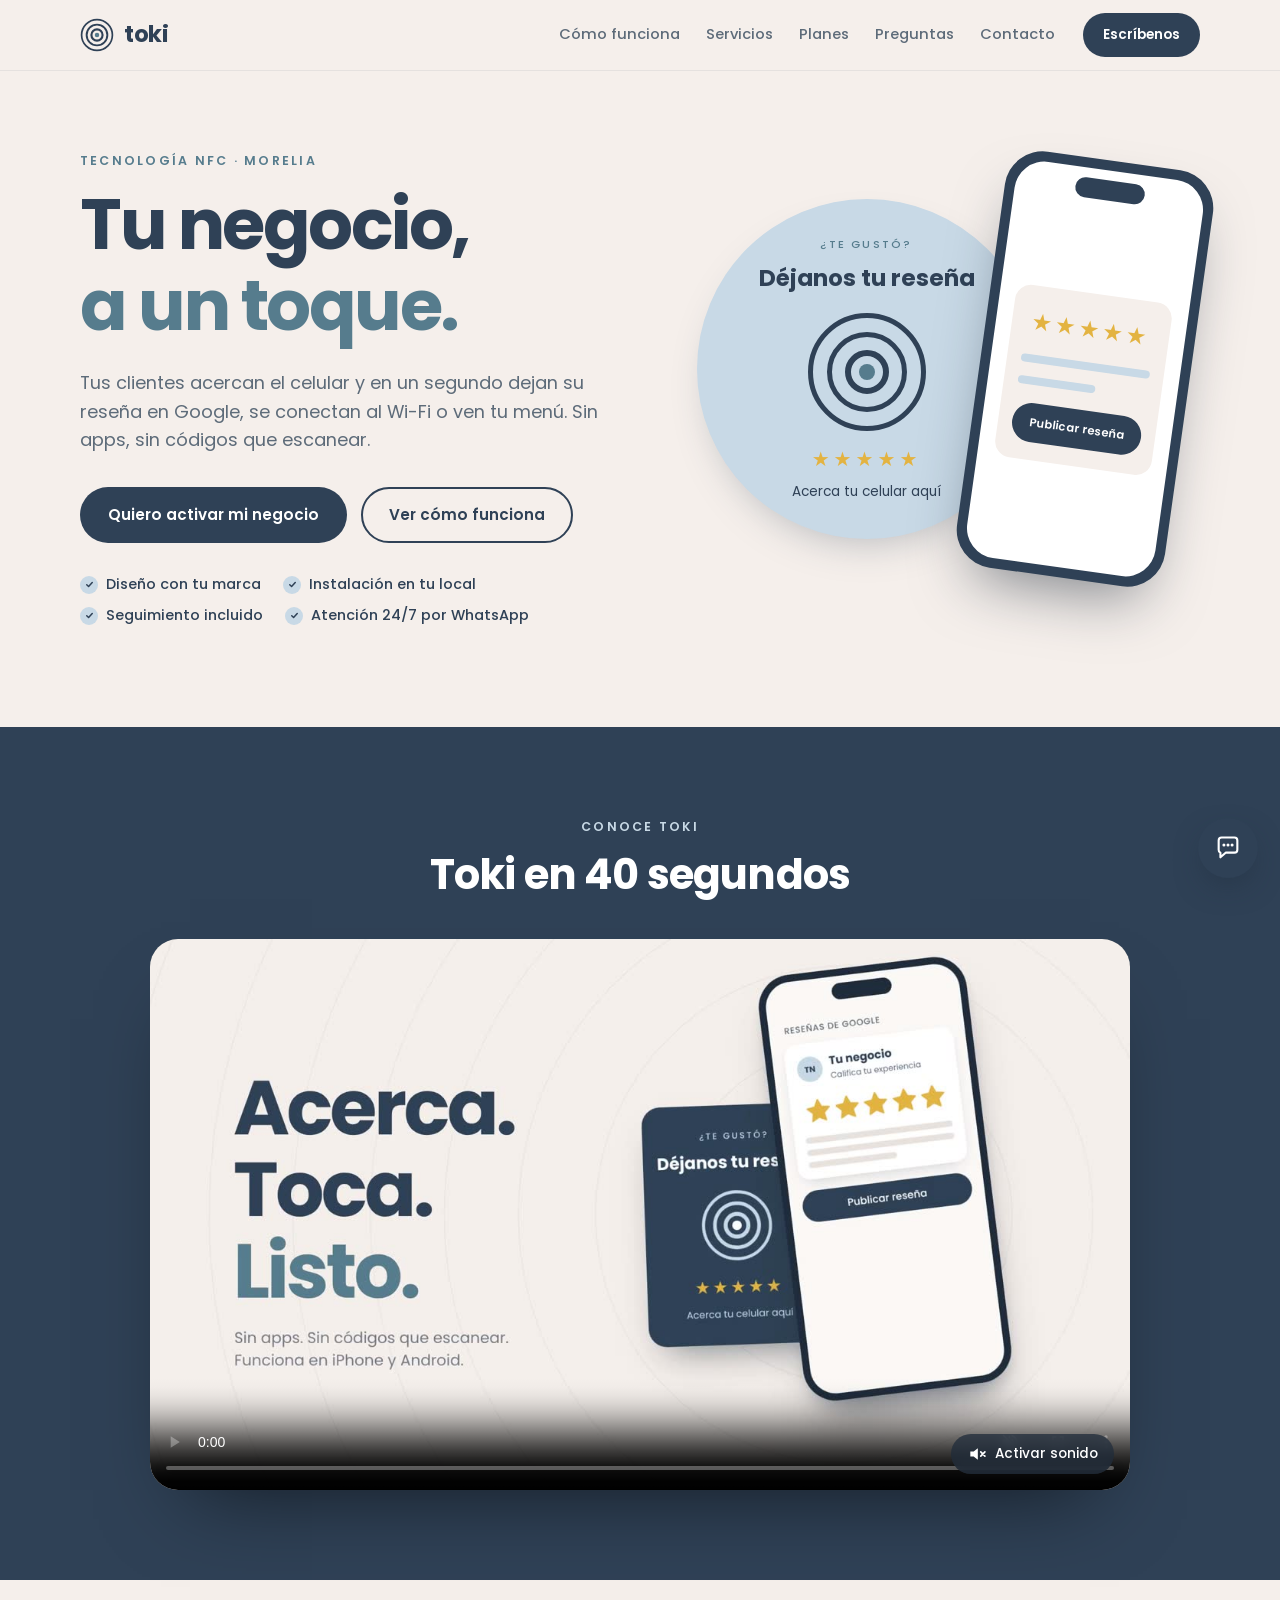
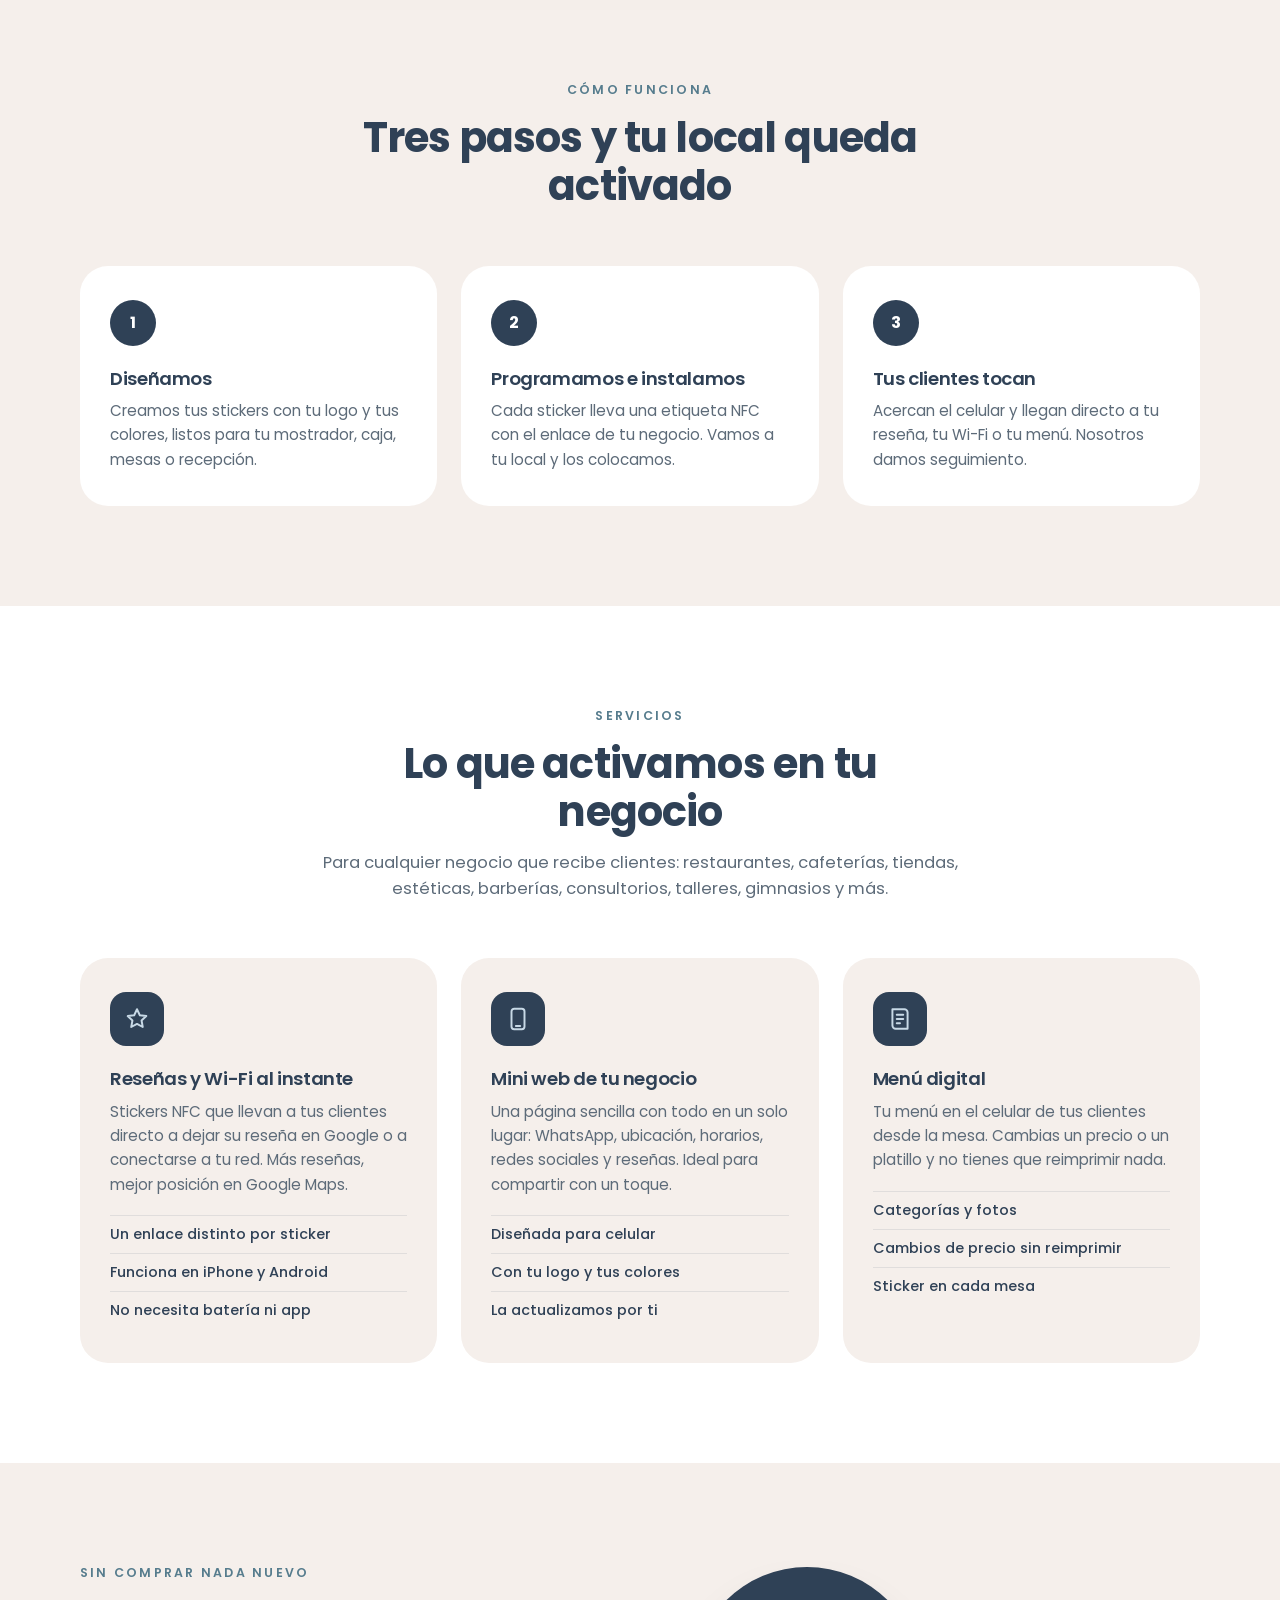
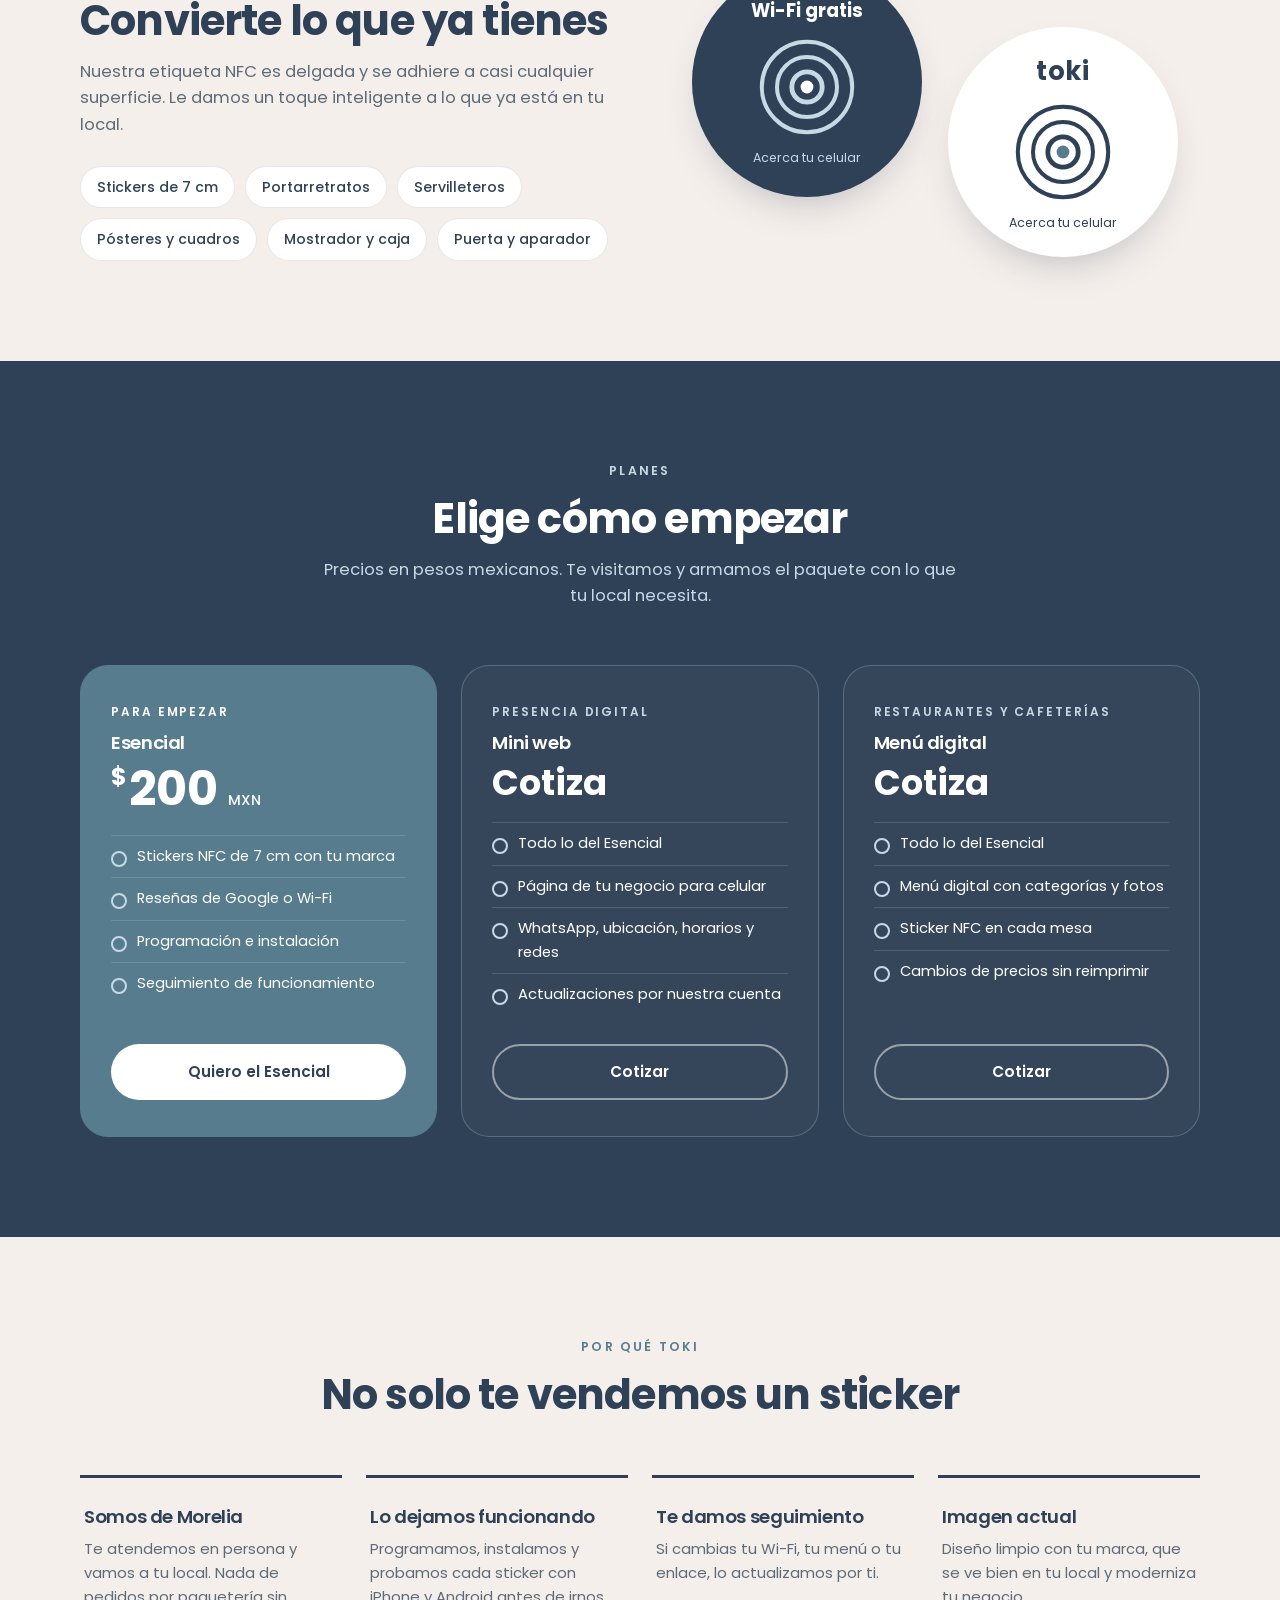
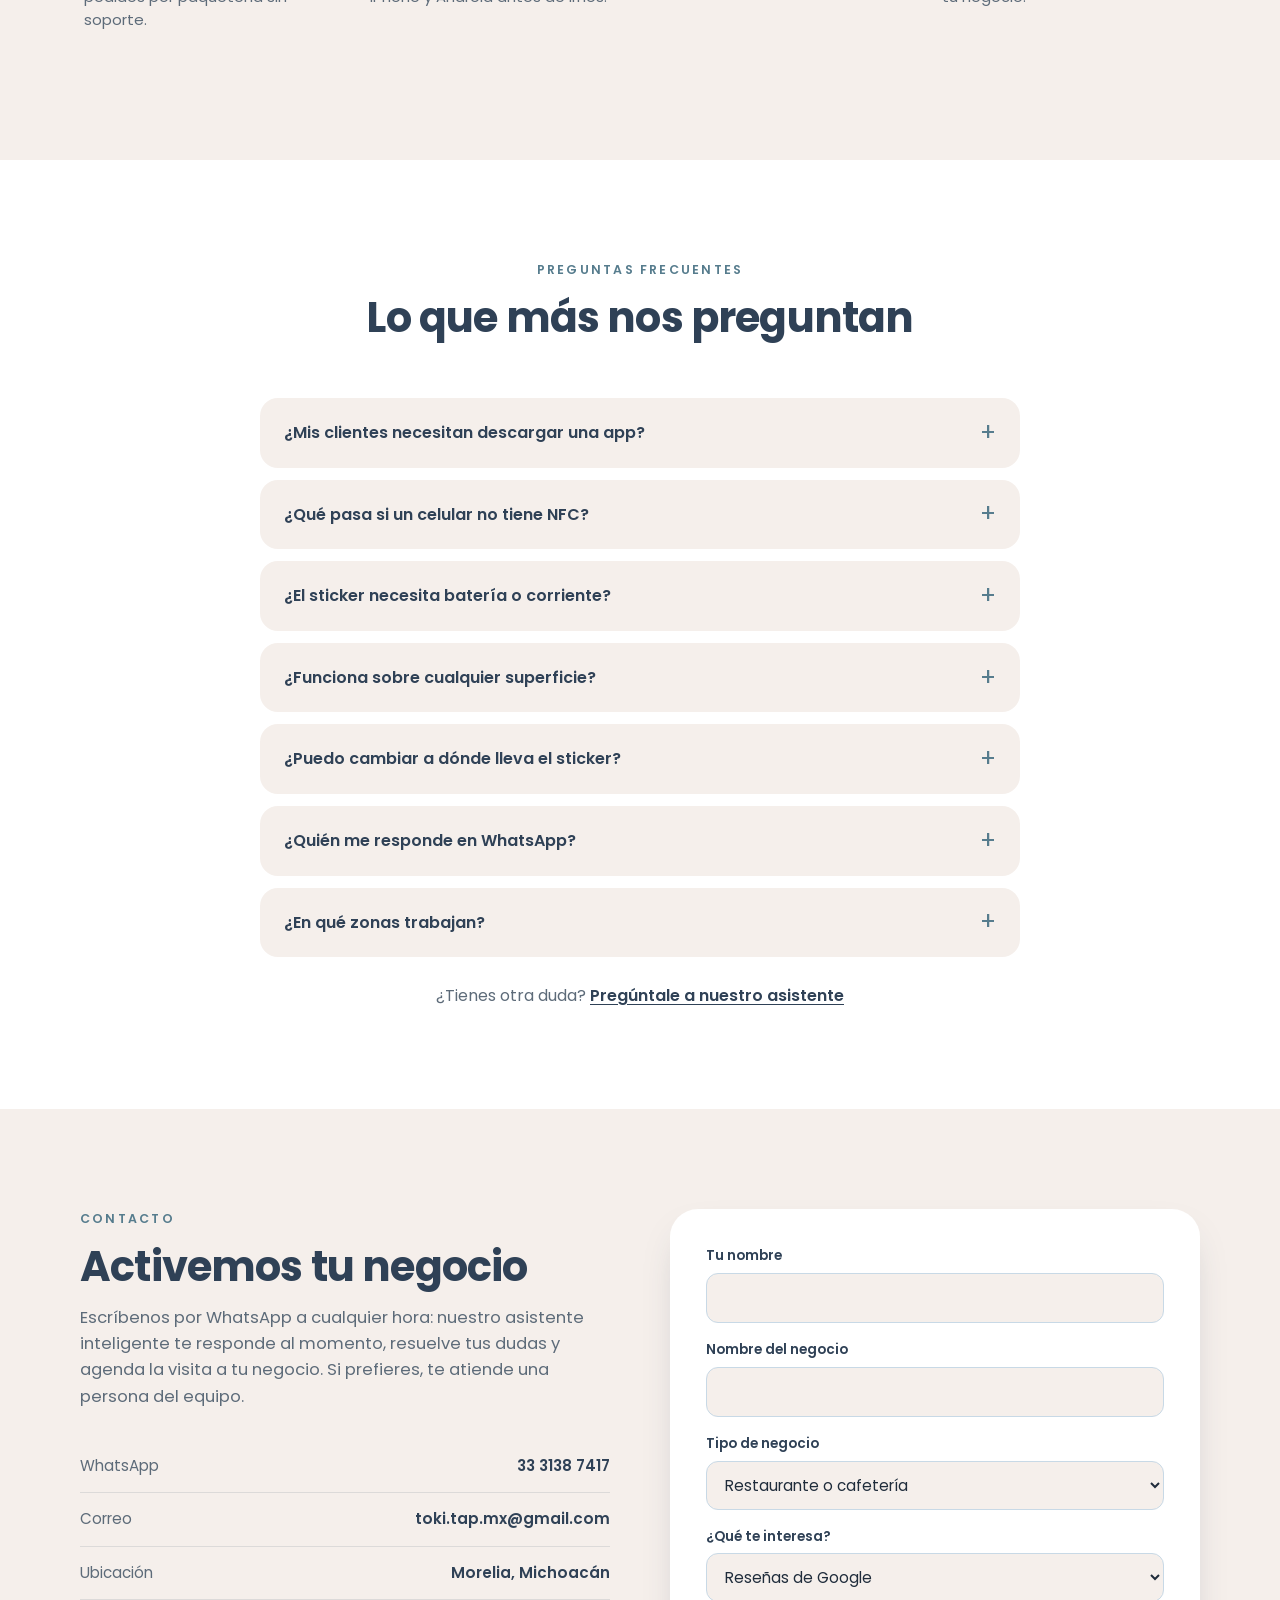
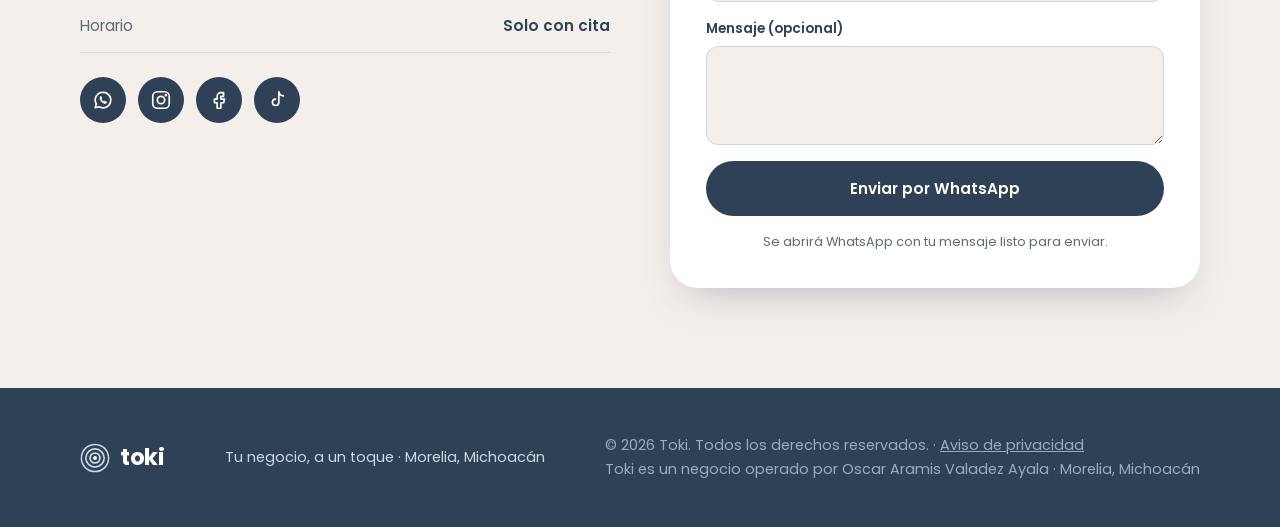
<file: index.html>
<!DOCTYPE html>
<html lang="es-MX">
<head>
  <meta charset="UTF-8">
  <meta name="viewport" content="width=device-width, initial-scale=1">
  <title>Toki · Tu negocio, a un toque | Stickers NFC en Morelia</title>
  <meta name="description" content="Stickers NFC para todo tipo de negocio en Morelia: reseñas de Google, Wi-Fi, menú digital y más con solo acercar el celular. Diseño, programación e instalación incluidos.">
  <meta property="og:title" content="Toki · Tu negocio, a un toque">
  <meta property="og:description" content="Reseñas, Wi-Fi y menú digital con solo acercar el celular. Stickers NFC instalados en tu negocio en Morelia.">
  <meta property="og:type" content="website">
  <meta property="og:locale" content="es_MX">
  <meta name="theme-color" content="#2F4156">
  <meta name="google-site-verification" content="7wC1eqb8WJnPdMG0aR58me7hlrSbKygEDwPPiJxOcuM" />
  <meta name="facebook-domain-verification" content="p0b81dbgirlg0vbhwqy72jxhwb7fym" />
  <link rel="canonical" href="https://tokitap.github.io/">
  <meta property="og:url" content="https://tokitap.github.io/">
  <script type="application/ld+json">
  {
    "@context": "https://schema.org",
    "@type": "LocalBusiness",
    "name": "Toki",
    "alternateName": "Toki Tap",
    "description": "Stickers NFC para negocios en Morelia: reseñas de Google, Wi-Fi, menú digital y más con solo acercar el celular.",
    "url": "https://tokitap.github.io/",
    "telephone": "+52 33 3138 7417",
    "email": "toki.tap.mx@gmail.com",
    "areaServed": { "@type": "City", "name": "Morelia, Michoacán" },
    "sameAs": [
      "https://instagram.com/tokitap.mx",
      "https://www.facebook.com/profile.php?id=61596904683000",
      "https://tiktok.com/@tokitap.mx"
    ]
  }
  </script>
  <link rel="icon" href="favicon.svg" type="image/svg+xml">
  <link rel="preconnect" href="https://fonts.googleapis.com">
  <link rel="preconnect" href="https://fonts.gstatic.com" crossorigin>
  <link href="https://fonts.googleapis.com/css2?family=Poppins:wght@300;400;500;600;700&display=swap" rel="stylesheet">
  <link rel="stylesheet" href="css/styles.css">
</head>
<body>

<header class="nav">
  <div class="wrap nav__in">
    <a href="#inicio" class="brand" aria-label="Toki, inicio">
      <img src="assets/logo.svg" alt="" width="34" height="34">
      <span>toki</span>
    </a>
    <nav class="nav__links" id="menu">
      <a href="#como-funciona">Cómo funciona</a>
      <a href="#servicios">Servicios</a>
      <a href="#planes">Planes</a>
      <a href="#preguntas">Preguntas</a>
      <a href="#contacto">Contacto</a>
    </nav>
    <a class="btn btn--sm btn--dark js-wa" href="#contacto">Escríbenos</a>
    <button class="nav__toggle" aria-label="Abrir menú" aria-expanded="false" aria-controls="menu"><span></span><span></span></button>
  </div>
</header>

<main>
  <!-- HERO -->
  <section class="hero" id="inicio">
    <div class="wrap hero__in">
      <div class="hero__copy">
        <p class="eyebrow">Tecnología NFC · Morelia</p>
        <h1>Tu negocio,<br><span>a un toque.</span></h1>
        <p class="lead">Tus clientes acercan el celular y en un segundo dejan su reseña en Google, se conectan al Wi-Fi o ven tu menú. Sin apps, sin códigos que escanear.</p>
        <div class="hero__cta">
          <a class="btn btn--dark js-wa" href="#contacto">Quiero activar mi negocio</a>
          <a class="btn btn--ghost" href="#como-funciona">Ver cómo funciona</a>
        </div>
        <ul class="ticks">
          <li>Diseño con tu marca</li>
          <li>Instalación en tu local</li>
          <li>Seguimiento incluido</li>
          <li>Atención 24/7 por WhatsApp</li>
        </ul>
      </div>
      <div class="hero__art" aria-hidden="true">
        <div class="sticker sticker--hero">
          <small>¿TE GUSTÓ?</small>
          <strong>Déjanos tu reseña</strong>
          <div class="radar"><i></i><i></i><i></i><b></b></div>
          <em>★★★★★</em>
          <span>Acerca tu celular aquí</span>
        </div>
        <div class="phone">
          <div class="phone__screen">
            <div class="phone__notch"></div>
            <div class="phone__card">
              <div class="phone__stars">★★★★★</div>
              <div class="phone__line"></div>
              <div class="phone__line phone__line--short"></div>
              <div class="phone__btn">Publicar reseña</div>
            </div>
          </div>
        </div>
        <div class="pulse"><i></i><i></i><i></i></div>
      </div>
    </div>
  </section>

  <!-- VIDEO -->
  <section class="section section--navy video-sec" id="video">
    <div class="wrap">
      <header class="sec-head">
        <p class="eyebrow eyebrow--light">Conoce Toki</p>
        <h2>Toki en 40 segundos</h2>
      </header>
      <div class="vid">
        <video class="vid__el" muted loop playsinline preload="metadata" poster="assets/video/toki-intro-poster.jpg" aria-label="Video de presentación de Toki: qué hacemos y cómo funciona">
          <source src="assets/video/toki-intro.mp4" type="video/mp4">
        </video>
        <button class="vid__sound" type="button" aria-pressed="false">
          <svg viewBox="0 0 24 24" aria-hidden="true"><path d="M4 9v6h4l5 4V5L8 9z"/><path class="vid__x" d="M16.5 9.5l5 5M21.5 9.5l-5 5"/><path class="vid__w" d="M16 8.5a5 5 0 010 7M18.5 6a8.5 8.5 0 010 12"/></svg>
          <span>Activar sonido</span>
        </button>
      </div>
    </div>
  </section>

  <!-- CÓMO FUNCIONA -->
  <section class="section" id="como-funciona">
    <div class="wrap">
      <header class="sec-head">
        <p class="eyebrow">Cómo funciona</p>
        <h2>Tres pasos y tu local queda activado</h2>
      </header>
      <ol class="steps">
        <li class="step">
          <span class="step__n">1</span>
          <h3>Diseñamos</h3>
          <p>Creamos tus stickers con tu logo y tus colores, listos para tu mostrador, caja, mesas o recepción.</p>
        </li>
        <li class="step">
          <span class="step__n">2</span>
          <h3>Programamos e instalamos</h3>
          <p>Cada sticker lleva una etiqueta NFC con el enlace de tu negocio. Vamos a tu local y los colocamos.</p>
        </li>
        <li class="step">
          <span class="step__n">3</span>
          <h3>Tus clientes tocan</h3>
          <p>Acercan el celular y llegan directo a tu reseña, tu Wi-Fi o tu menú. Nosotros damos seguimiento.</p>
        </li>
      </ol>
    </div>
  </section>

  <!-- SERVICIOS -->
  <section class="section section--tint" id="servicios">
    <div class="wrap">
      <header class="sec-head">
        <p class="eyebrow">Servicios</p>
        <h2>Lo que activamos en tu negocio</h2>
        <p class="sec-sub">Para cualquier negocio que recibe clientes: restaurantes, cafeterías, tiendas, estéticas, barberías, consultorios, talleres, gimnasios y más.</p>
      </header>
      <div class="cards">
        <article class="card">
          <div class="card__icon">
            <svg viewBox="0 0 24 24"><path d="M12 3l2.6 5.5 6 .8-4.4 4.1 1.1 6-5.3-2.9-5.3 2.9 1.1-6L3.4 9.3l6-.8z"/></svg>
          </div>
          <h3>Reseñas y Wi-Fi al instante</h3>
          <p>Stickers NFC que llevan a tus clientes directo a dejar su reseña en Google o a conectarse a tu red. Más reseñas, mejor posición en Google Maps.</p>
          <ul>
            <li>Un enlace distinto por sticker</li>
            <li>Funciona en iPhone y Android</li>
            <li>No necesita batería ni app</li>
          </ul>
        </article>
        <article class="card">
          <div class="card__icon">
            <svg viewBox="0 0 24 24"><rect x="6" y="2.5" width="12" height="19" rx="2.5"/><path d="M10 18.5h4"/></svg>
          </div>
          <h3>Mini web de tu negocio</h3>
          <p>Una página sencilla con todo en un solo lugar: WhatsApp, ubicación, horarios, redes sociales y reseñas. Ideal para compartir con un toque.</p>
          <ul>
            <li>Diseñada para celular</li>
            <li>Con tu logo y tus colores</li>
            <li>La actualizamos por ti</li>
          </ul>
        </article>
        <article class="card">
          <div class="card__icon">
            <svg viewBox="0 0 24 24"><path d="M5 3h11a3 3 0 013 3v15H8a3 3 0 01-3-3z"/><path d="M9 8h6M9 12h6M9 16h3"/></svg>
          </div>
          <h3>Menú digital</h3>
          <p>Tu menú en el celular de tus clientes desde la mesa. Cambias un precio o un platillo y no tienes que reimprimir nada.</p>
          <ul>
            <li>Categorías y fotos</li>
            <li>Cambios de precio sin reimprimir</li>
            <li>Sticker en cada mesa</li>
          </ul>
        </article>
      </div>
    </div>
  </section>

  <!-- CONVIERTE LO QUE YA TIENES -->
  <section class="section" id="formatos">
    <div class="wrap split">
      <div>
        <p class="eyebrow">Sin comprar nada nuevo</p>
        <h2>Convierte lo que ya tienes</h2>
        <p class="sec-sub">Nuestra etiqueta NFC es delgada y se adhiere a casi cualquier superficie. Le damos un toque inteligente a lo que ya está en tu local.</p>
        <ul class="chips">
          <li>Stickers de 7 cm</li>
          <li>Portarretratos</li>
          <li>Servilleteros</li>
          <li>Pósteres y cuadros</li>
          <li>Mostrador y caja</li>
          <li>Puerta y aparador</li>
        </ul>
      </div>
      <div class="mini-stickers" aria-hidden="true">
        <div class="sticker sticker--sm sticker--navy">
          <strong>Wi-Fi gratis</strong>
          <div class="radar radar--light"><i></i><i></i><i></i><b></b></div>
          <span>Acerca tu celular</span>
        </div>
        <div class="sticker sticker--sm sticker--white">
          <strong class="wordmark">toki</strong>
          <div class="radar"><i></i><i></i><i></i><b></b></div>
          <span>Acerca tu celular</span>
        </div>
      </div>
    </div>
  </section>

  <!-- PLANES -->
  <section class="section section--navy" id="planes">
    <div class="wrap">
      <header class="sec-head">
        <p class="eyebrow eyebrow--light">Planes</p>
        <h2>Elige cómo empezar</h2>
        <p class="sec-sub">Precios en pesos mexicanos. Te visitamos y armamos el paquete con lo que tu local necesita.</p>
      </header>
      <div class="plans">
        <article class="plan plan--featured">
          <p class="plan__tag">Para empezar</p>
          <h3>Esencial</h3>
          <p class="plan__price"><span>$</span>200 <small>MXN</small></p>
          <ul>
            <li>Stickers NFC de 7 cm con tu marca</li>
            <li>Reseñas de Google o Wi-Fi</li>
            <li>Programación e instalación</li>
            <li>Seguimiento de funcionamiento</li>
          </ul>
          <a class="btn btn--light js-wa" data-msg="Hola Toki, me interesa el plan Esencial." href="#contacto">Quiero el Esencial</a>
        </article>
        <article class="plan">
          <p class="plan__tag">Presencia digital</p>
          <h3>Mini web</h3>
          <p class="plan__price plan__price--quote">Cotiza</p>
          <ul>
            <li>Todo lo del Esencial</li>
            <li>Página de tu negocio para celular</li>
            <li>WhatsApp, ubicación, horarios y redes</li>
            <li>Actualizaciones por nuestra cuenta</li>
          </ul>
          <a class="btn btn--outline js-wa" data-msg="Hola Toki, quiero cotizar la Mini web." href="#contacto">Cotizar</a>
        </article>
        <article class="plan">
          <p class="plan__tag">Restaurantes y cafeterías</p>
          <h3>Menú digital</h3>
          <p class="plan__price plan__price--quote">Cotiza</p>
          <ul>
            <li>Todo lo del Esencial</li>
            <li>Menú digital con categorías y fotos</li>
            <li>Sticker NFC en cada mesa</li>
            <li>Cambios de precios sin reimprimir</li>
          </ul>
          <a class="btn btn--outline js-wa" data-msg="Hola Toki, quiero cotizar el Menú digital." href="#contacto">Cotizar</a>
        </article>
      </div>
    </div>
  </section>

  <!-- POR QUÉ TOKI -->
  <section class="section" id="por-que">
    <div class="wrap">
      <header class="sec-head">
        <p class="eyebrow">Por qué Toki</p>
        <h2>No solo te vendemos un sticker</h2>
      </header>
      <div class="why">
        <div><h3>Somos de Morelia</h3><p>Te atendemos en persona y vamos a tu local. Nada de pedidos por paquetería sin soporte.</p></div>
        <div><h3>Lo dejamos funcionando</h3><p>Programamos, instalamos y probamos cada sticker con iPhone y Android antes de irnos.</p></div>
        <div><h3>Te damos seguimiento</h3><p>Si cambias tu Wi-Fi, tu menú o tu enlace, lo actualizamos por ti.</p></div>
        <div><h3>Imagen actual</h3><p>Diseño limpio con tu marca, que se ve bien en tu local y moderniza tu negocio.</p></div>
      </div>
    </div>
  </section>

  <!-- PREGUNTAS -->
  <section class="section section--tint" id="preguntas">
    <div class="wrap wrap--narrow">
      <header class="sec-head">
        <p class="eyebrow">Preguntas frecuentes</p>
        <h2>Lo que más nos preguntan</h2>
      </header>
      <div class="faq">
        <details>
          <summary>¿Mis clientes necesitan descargar una app?</summary>
          <p>No. Los iPhone recientes y la mayoría de los Android con NFC leen la etiqueta solo con acercar el celular. En Android, el NFC debe estar activado en ajustes.</p>
        </details>
        <details>
          <summary>¿Qué pasa si un celular no tiene NFC?</summary>
          <p>Podemos agregar un código QR al diseño del sticker para que nadie se quede fuera.</p>
        </details>
        <details>
          <summary>¿El sticker necesita batería o corriente?</summary>
          <p>No. La etiqueta NFC toma la energía del celular al momento de acercarlo. No se descarga ni necesita mantenimiento eléctrico.</p>
        </details>
        <details>
          <summary>¿Funciona sobre cualquier superficie?</summary>
          <p>Sobre madera, vidrio, plástico, papel y acrílico, sí. Sobre metal se necesita una etiqueta especial; si tu mobiliario es metálico, te lo decimos al visitarte.</p>
        </details>
        <details>
          <summary>¿Puedo cambiar a dónde lleva el sticker?</summary>
          <p>Sí. Si cambias tu contraseña de Wi-Fi, tu menú o tu enlace, lo actualizamos sin que tengas que comprar stickers nuevos.</p>
        </details>
        <details>
          <summary>¿Quién me responde en WhatsApp?</summary>
          <p>Nuestro asistente inteligente, al instante y las 24 horas: resuelve tus dudas, te comparte precios y agenda la visita a tu negocio. Si quieres hablar con una persona, solo pídelo y alguien del equipo te contesta.</p>
        </details>
        <details>
          <summary>¿En qué zonas trabajan?</summary>
          <p>Empezamos en Morelia, con instalación en tu local. Escríbenos y te decimos si llegamos a tu zona.</p>
        </details>
      </div>
      <p class="faq-more">¿Tienes otra duda? <a href="#" data-asistente>Pregúntale a nuestro asistente</a></p>
    </div>
  </section>

  <!-- CONTACTO -->
  <section class="section" id="contacto">
    <div class="wrap split split--contact">
      <div>
        <p class="eyebrow">Contacto</p>
        <h2>Activemos tu negocio</h2>
        <p class="sec-sub" id="contact-sub">Escríbenos por WhatsApp a cualquier hora: nuestro asistente inteligente te responde al momento, resuelve tus dudas y agenda la visita a tu negocio. Si prefieres, te atiende una persona del equipo.</p>
        <ul class="contact-list">
          <li data-need="whatsapp"><span>WhatsApp</span><a class="js-wa js-wa-text" href="#">—</a></li>
          <li data-need="email"><span>Correo</span><a class="js-email" href="#">—</a></li>
          <li><span>Ubicación</span><b class="js-ciudad">—</b></li>
          <li data-need="horario"><span>Horario</span><b class="js-horario">—</b></li>
        </ul>
        <div class="socials">
          <a class="js-wa-info" data-need="whatsapp" href="#" target="_blank" rel="noopener" aria-label="WhatsApp: pedir información"><svg viewBox="0 0 24 24"><path d="M12 3.5a8.5 8.5 0 0 0-7.3 12.8L3.5 20.5l4.3-1.1A8.5 8.5 0 1 0 12 3.5z"/><path d="M9.1 7.9c.3-.3.7-.3.9 0l1 1.6c.2.3.1.6-.1.8l-.6.6c.6 1.2 1.6 2.2 2.8 2.8l.6-.6c.2-.2.5-.3.8-.1l1.6 1c.3.2.3.6 0 .9l-.7.8c-.5.5-1.2.6-1.8.4-2.4-.9-4.3-2.8-5.2-5.2-.2-.6-.1-1.3.4-1.8z" fill="currentColor" stroke="none"/></svg></a>
          <a class="js-ig" data-need="instagram" href="#" target="_blank" rel="noopener" aria-label="Instagram"><svg viewBox="0 0 24 24"><rect x="3" y="3" width="18" height="18" rx="5"/><circle cx="12" cy="12" r="4"/><circle cx="17.3" cy="6.7" r=".6"/></svg></a>
          <a class="js-fb" data-need="facebook" href="#" target="_blank" rel="noopener" aria-label="Facebook"><svg viewBox="0 0 24 24"><path d="M14 8h3V4h-3a4 4 0 00-4 4v3H7v4h3v6h4v-6h3l1-4h-4V8z"/></svg></a>
          <a class="js-tt" data-need="tiktok" href="#" target="_blank" rel="noopener" aria-label="TikTok"><svg viewBox="0 0 24 24"><path d="M14 3v11.5a3.5 3.5 0 11-3.5-3.5M14 3c.5 2.5 2.4 4.3 5 4.5"/></svg></a>
        </div>
      </div>
      <div class="soon" id="soon" hidden>
        <img src="assets/logo.svg" alt="" width="64" height="64">
        <h3>Muy pronto abrimos nuestros canales</h3>
        <p>Estamos preparando nuestro WhatsApp y nuestras redes. Vuelve en unos días para activar tu negocio con Toki.</p>
      </div>
      <form class="form" id="form">
        <label>Tu nombre<input name="nombre" required autocomplete="name"></label>
        <label>Nombre del negocio<input name="negocio" required autocomplete="organization"></label>
        <label>Tipo de negocio
          <select name="giro">
            <option>Restaurante o cafetería</option>
            <option>Bar</option>
            <option>Tienda</option>
            <option>Estética o barbería</option>
            <option>Consultorio o clínica</option>
            <option>Taller</option>
            <option>Gimnasio</option>
            <option>Hotel</option>
            <option>Otro</option>
          </select>
        </label>
        <label>¿Qué te interesa?
          <select name="interes">
            <option>Reseñas de Google</option>
            <option>Wi-Fi</option>
            <option>Mini web</option>
            <option>Menú digital</option>
            <option>Aún no sé, quiero asesoría</option>
          </select>
        </label>
        <label>Mensaje (opcional)<textarea name="mensaje" rows="3"></textarea></label>
        <button class="btn btn--dark" type="submit">Enviar por WhatsApp</button>
        <p class="form__note">Se abrirá WhatsApp con tu mensaje listo para enviar.</p>
      </form>
    </div>
  </section>
</main>

<footer class="footer">
  <div class="wrap footer__in">
    <a href="#inicio" class="brand brand--light"><img src="assets/logo-light.svg" alt="" width="30" height="30"><span>toki</span></a>
    <p>Tu negocio, a un toque · <span class="js-ciudad">Morelia</span></p>
    <p class="footer__copy">© <span id="year"></span> Toki. Todos los derechos reservados. · <a href="privacidad.html" style="text-decoration:underline">Aviso de privacidad</a><br>Toki es un negocio operado por Oscar Aramis Valadez Ayala · Morelia, Michoacán</p>
  </div>
</footer>


<script src="js/config.js"></script>
<script src="js/main.js"></script>
<script src="js/asistente.js"></script>
</body>
</html>
</file>
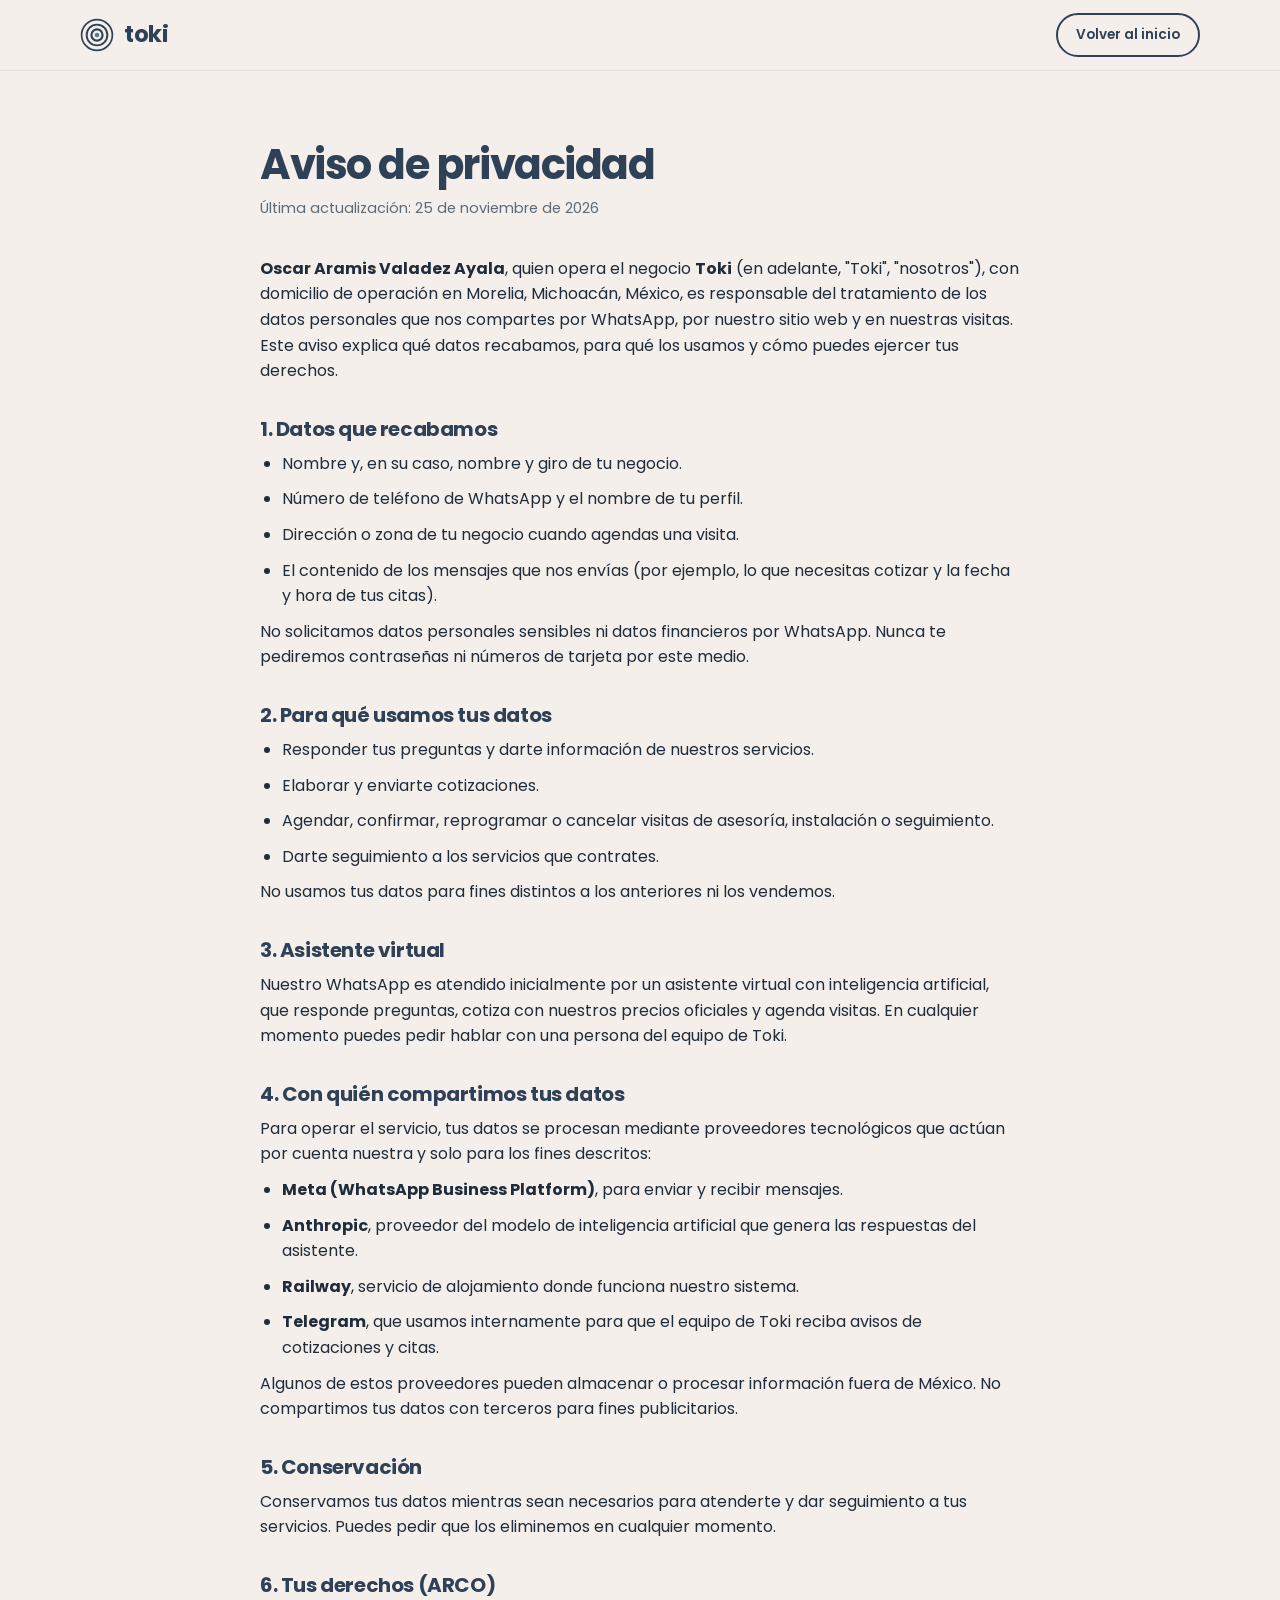
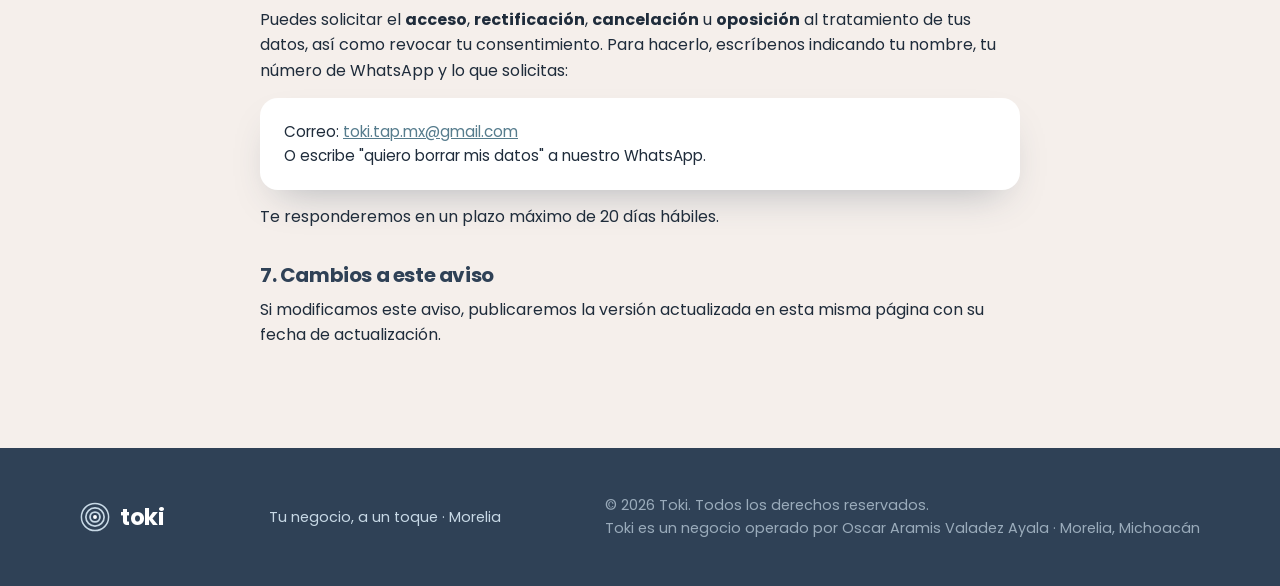
<file: privacidad.html>
<!DOCTYPE html>
<html lang="es-MX">
<head>
  <meta charset="UTF-8">
  <meta name="viewport" content="width=device-width, initial-scale=1">
  <title>Aviso de privacidad · Toki</title>
  <meta name="description" content="Aviso de privacidad de Toki: qué datos recabamos por WhatsApp y nuestro sitio, para qué los usamos y cómo ejercer tus derechos.">
  <link rel="canonical" href="https://tokitap.github.io/privacidad.html">
  <meta name="theme-color" content="#2F4156">
  <link rel="icon" href="favicon.svg" type="image/svg+xml">
  <link rel="preconnect" href="https://fonts.googleapis.com">
  <link rel="preconnect" href="https://fonts.gstatic.com" crossorigin>
  <link href="https://fonts.googleapis.com/css2?family=Poppins:wght@300;400;500;600;700&display=swap" rel="stylesheet">
  <link rel="stylesheet" href="css/styles.css">
  <style>
    .legal{padding:70px 0 90px}
    .legal h1{font-size:clamp(1.9rem,4vw,2.6rem);font-weight:700;margin-bottom:8px}
    .legal .upd{color:var(--muted);font-size:.9rem;margin-bottom:36px}
    .legal h2{font-size:1.25rem;margin:34px 0 10px}
    .legal p,.legal li{color:var(--ink);margin-bottom:10px}
    .legal ul{list-style:disc;padding-left:22px}
    .legal a{color:var(--teal);text-decoration:underline}
    .legal .card{background:var(--white);border-radius:var(--r);padding:22px 24px;box-shadow:var(--shadow);margin-top:14px}
  </style>
</head>
<body>

<header class="nav">
  <div class="wrap nav__in">
    <a href="index.html" class="brand" aria-label="Toki, inicio">
      <img src="assets/logo.svg" alt="" width="34" height="34">
      <span>toki</span>
    </a>
    <a class="btn btn--sm btn--ghost" href="index.html" style="margin-left:auto">Volver al inicio</a>
  </div>
</header>

<main class="legal">
  <div class="wrap wrap--narrow">
    <h1>Aviso de privacidad</h1>
    <p class="upd">Última actualización: 25 de noviembre de 2026</p>

    <p><strong>Oscar Aramis Valadez Ayala</strong>, quien opera el negocio <strong>Toki</strong> (en adelante, "Toki", "nosotros"), con domicilio de operación en Morelia, Michoacán, México, es responsable del tratamiento de los datos personales que nos compartes por WhatsApp, por nuestro sitio web y en nuestras visitas. Este aviso explica qué datos recabamos, para qué los usamos y cómo puedes ejercer tus derechos.</p>

    <h2>1. Datos que recabamos</h2>
    <ul>
      <li>Nombre y, en su caso, nombre y giro de tu negocio.</li>
      <li>Número de teléfono de WhatsApp y el nombre de tu perfil.</li>
      <li>Dirección o zona de tu negocio cuando agendas una visita.</li>
      <li>El contenido de los mensajes que nos envías (por ejemplo, lo que necesitas cotizar y la fecha y hora de tus citas).</li>
    </ul>
    <p>No solicitamos datos personales sensibles ni datos financieros por WhatsApp. Nunca te pediremos contraseñas ni números de tarjeta por este medio.</p>

    <h2>2. Para qué usamos tus datos</h2>
    <ul>
      <li>Responder tus preguntas y darte información de nuestros servicios.</li>
      <li>Elaborar y enviarte cotizaciones.</li>
      <li>Agendar, confirmar, reprogramar o cancelar visitas de asesoría, instalación o seguimiento.</li>
      <li>Darte seguimiento a los servicios que contrates.</li>
    </ul>
    <p>No usamos tus datos para fines distintos a los anteriores ni los vendemos.</p>

    <h2>3. Asistente virtual</h2>
    <p>Nuestro WhatsApp es atendido inicialmente por un asistente virtual con inteligencia artificial, que responde preguntas, cotiza con nuestros precios oficiales y agenda visitas. En cualquier momento puedes pedir hablar con una persona del equipo de Toki.</p>

    <h2>4. Con quién compartimos tus datos</h2>
    <p>Para operar el servicio, tus datos se procesan mediante proveedores tecnológicos que actúan por cuenta nuestra y solo para los fines descritos:</p>
    <ul>
      <li><strong>Meta (WhatsApp Business Platform)</strong>, para enviar y recibir mensajes.</li>
      <li><strong>Anthropic</strong>, proveedor del modelo de inteligencia artificial que genera las respuestas del asistente.</li>
      <li><strong>Railway</strong>, servicio de alojamiento donde funciona nuestro sistema.</li>
      <li><strong>Telegram</strong>, que usamos internamente para que el equipo de Toki reciba avisos de cotizaciones y citas.</li>
    </ul>
    <p>Algunos de estos proveedores pueden almacenar o procesar información fuera de México. No compartimos tus datos con terceros para fines publicitarios.</p>

    <h2>5. Conservación</h2>
    <p>Conservamos tus datos mientras sean necesarios para atenderte y dar seguimiento a tus servicios. Puedes pedir que los eliminemos en cualquier momento.</p>

    <h2>6. Tus derechos (ARCO)</h2>
    <p>Puedes solicitar el <strong>acceso</strong>, <strong>rectificación</strong>, <strong>cancelación</strong> u <strong>oposición</strong> al tratamiento de tus datos, así como revocar tu consentimiento. Para hacerlo, escríbenos indicando tu nombre, tu número de WhatsApp y lo que solicitas:</p>
    <div class="card">
      <p style="margin:0">Correo: <a href="mailto:toki.tap.mx@gmail.com">toki.tap.mx@gmail.com</a><br>
      O escribe "quiero borrar mis datos" a nuestro WhatsApp.</p>
    </div>
    <p style="margin-top:14px">Te responderemos en un plazo máximo de 20 días hábiles.</p>

    <h2>7. Cambios a este aviso</h2>
    <p>Si modificamos este aviso, publicaremos la versión actualizada en esta misma página con su fecha de actualización.</p>
  </div>
</main>

<footer class="footer">
  <div class="wrap footer__in">
    <a href="index.html" class="brand brand--light"><img src="assets/logo-light.svg" alt="" width="30" height="30"><span>toki</span></a>
    <p>Tu negocio, a un toque · Morelia</p>
    <p class="footer__copy">© 2026 Toki. Todos los derechos reservados.<br>Toki es un negocio operado por Oscar Aramis Valadez Ayala · Morelia, Michoacán</p>
  </div>
</footer>

</body>
</html>
</file>
<file: css/styles.css>
/* ===== Toki · identidad ===== */
:root{
  --navy:#2F4156; --teal:#567C8D; --beige:#F5EFEB; --sky:#C8D9E6; --white:#FFFFFF;
  --ink:#1F2C3B; --muted:#5D6B79; --gold:#E3B341;
  --r:18px; --r-lg:28px;
  --shadow:0 18px 40px -18px rgba(47,65,86,.35);
  --font:"Poppins",system-ui,-apple-system,"Segoe UI",Roboto,sans-serif;
}
*{box-sizing:border-box;margin:0;padding:0}
html{scroll-behavior:smooth;scroll-padding-top:80px}
body{font-family:var(--font);color:var(--ink);background:var(--beige);line-height:1.6;-webkit-font-smoothing:antialiased}
img,svg{display:block}
a{color:inherit;text-decoration:none}
ul{list-style:none}
h1,h2,h3{color:var(--navy);line-height:1.15;letter-spacing:-.02em}
h2{font-size:clamp(1.8rem,3.6vw,2.6rem);font-weight:700}
h3{font-size:1.15rem;font-weight:600}
.wrap{width:min(1120px,100% - 40px);margin-inline:auto}
.wrap--narrow{width:min(760px,100% - 40px)}

/* ===== Botones ===== */
.btn{display:inline-flex;align-items:center;justify-content:center;gap:8px;padding:14px 26px;border-radius:999px;font-weight:600;font-size:.95rem;border:2px solid transparent;cursor:pointer;transition:transform .2s,background .2s,color .2s,border-color .2s;font-family:inherit}
.btn:hover{transform:translateY(-2px)}
.btn--sm{padding:9px 18px;font-size:.85rem}
.btn--dark{background:var(--navy);color:var(--white)}
.btn--dark:hover{background:var(--teal)}
.btn--ghost{border-color:var(--navy);color:var(--navy)}
.btn--ghost:hover{background:var(--navy);color:var(--white)}
.btn--light{background:var(--white);color:var(--navy)}
.btn--light:hover{background:var(--sky)}
.btn--outline{border-color:rgba(255,255,255,.5);color:var(--white)}
.btn--outline:hover{background:var(--white);color:var(--navy)}

/* ===== Navegación ===== */
.nav{position:sticky;top:0;z-index:50;background:rgba(245,239,235,.85);backdrop-filter:saturate(1.4) blur(12px);border-bottom:1px solid rgba(47,65,86,.08)}
.nav__in{display:flex;align-items:center;gap:28px;height:70px}
.brand{display:flex;align-items:center;gap:10px;font-weight:700;font-size:1.45rem;color:var(--navy);letter-spacing:-.02em}
.brand--light{color:var(--white)}
.nav__links{display:flex;gap:26px;margin-left:auto;font-size:.92rem;font-weight:500;color:var(--muted)}
.nav__links a:hover{color:var(--navy)}
.nav__toggle{display:none;background:none;border:0;width:40px;height:40px;cursor:pointer;flex-direction:column;justify-content:center;gap:6px;align-items:center}
.nav__toggle span{width:22px;height:2px;background:var(--navy);border-radius:2px;transition:.25s}

/* ===== Hero ===== */
.hero{padding:80px 0 100px;overflow:hidden}
.hero__in{display:grid;grid-template-columns:1.05fr .95fr;gap:60px;align-items:center}
.eyebrow{font-size:.78rem;font-weight:600;letter-spacing:.18em;text-transform:uppercase;color:var(--teal);margin-bottom:14px}
.eyebrow--light{color:var(--sky)}
h1{font-size:clamp(2.7rem,6vw,4.4rem);font-weight:700;letter-spacing:-.035em}
h1 span{color:var(--teal)}
.lead{font-size:1.12rem;color:var(--muted);margin:22px 0 32px;max-width:520px}
.hero__cta{display:flex;flex-wrap:wrap;gap:14px}
.ticks{display:flex;flex-wrap:wrap;gap:8px 22px;margin-top:30px;font-size:.9rem;color:var(--navy);font-weight:500}
.ticks li{display:flex;align-items:center;gap:8px}
.ticks li::before{content:"";width:18px;height:18px;border-radius:50%;background:var(--sky) url("data:image/svg+xml,%3Csvg xmlns='http://www.w3.org/2000/svg' viewBox='0 0 24 24' fill='none' stroke='%232F4156' stroke-width='3.2' stroke-linecap='round' stroke-linejoin='round'%3E%3Cpath d='M6 12.5l4 4 8-9'/%3E%3C/svg%3E") center/11px no-repeat}

.hero__art{position:relative;height:460px}
.sticker{border-radius:50%;display:flex;flex-direction:column;align-items:center;justify-content:center;text-align:center;box-shadow:var(--shadow)}
.sticker--hero{position:absolute;left:0;top:40px;width:340px;height:340px;background:var(--sky);color:var(--navy);gap:6px;z-index:1}
.sticker small{font-size:.7rem;letter-spacing:.2em;color:var(--teal);font-weight:500}
.sticker strong{font-size:1.45rem;font-weight:700}
.sticker em{font-style:normal;color:var(--gold);font-size:1.25rem;letter-spacing:4px}
.sticker span{font-size:.85rem}
.radar{position:relative;width:118px;height:118px;margin:10px 0 6px}
.radar i{position:absolute;inset:0;border:5px solid var(--navy);border-radius:50%}
.radar i:nth-child(2){inset:19px;border-width:5.5px}
.radar i:nth-child(3){inset:37px;border-width:6px}
.radar b{position:absolute;inset:51px;background:var(--teal);border-radius:50%}
.radar--light i{border-color:var(--sky)}
.radar--light b{background:var(--white)}

.phone{position:absolute;right:10px;top:0;width:210px;height:420px;border-radius:38px;background:var(--navy);padding:10px;box-shadow:0 30px 60px -20px rgba(31,44,59,.55);transform:rotate(8deg);z-index:2;animation:tap 4s ease-in-out infinite}
.phone__screen{height:100%;border-radius:30px;background:var(--white);position:relative;padding:44px 16px 16px}
.phone__notch{position:absolute;top:10px;left:50%;translate:-50% 0;width:70px;height:20px;border-radius:12px;background:var(--navy)}
.phone__card{background:var(--beige);border-radius:16px;padding:18px 14px;margin-top:80px}
.phone__stars{color:var(--gold);font-size:1.45rem;letter-spacing:3px;text-align:center}
.phone__line{height:8px;border-radius:6px;background:var(--sky);margin-top:14px}
.phone__line--short{width:60%}
.phone__btn{margin-top:18px;background:var(--navy);color:var(--white);font-size:.72rem;font-weight:600;text-align:center;padding:10px;border-radius:999px}
.pulse{position:absolute;left:170px;top:210px;z-index:0}
.pulse i{position:absolute;width:20px;height:20px;border-radius:50%;border:2px solid var(--teal);translate:-50% -50%;animation:ping 3s ease-out infinite;opacity:0}
.pulse i:nth-child(2){animation-delay:1s}
.pulse i:nth-child(3){animation-delay:2s}
@keyframes ping{0%{width:20px;height:20px;opacity:.7}100%{width:460px;height:460px;opacity:0}}
@keyframes tap{0%,100%{transform:rotate(8deg) translate(0,0)}50%{transform:rotate(5deg) translate(-26px,8px)}}

/* ===== Secciones ===== */
.section{padding:100px 0}
.section--tint{background:var(--white)}
.section--navy{background:var(--navy);color:var(--sky)}
.section--navy h2,.section--navy h3{color:var(--white)}
.sec-head{text-align:center;max-width:640px;margin:0 auto 56px}
.sec-sub{color:var(--muted);margin-top:14px;font-size:1.03rem}
.section--navy .sec-sub{color:var(--sky)}

.steps{display:grid;grid-template-columns:repeat(3,1fr);gap:24px;list-style:none}
.step{background:var(--white);border-radius:var(--r-lg);padding:34px 30px;position:relative}
.step__n{display:grid;place-items:center;width:46px;height:46px;border-radius:50%;background:var(--navy);color:var(--white);font-weight:700;margin-bottom:22px}
.step p{color:var(--muted);margin-top:10px;font-size:.95rem}

.cards{display:grid;grid-template-columns:repeat(3,1fr);gap:24px}
.card{background:var(--beige);border-radius:var(--r-lg);padding:34px 30px;transition:transform .25s,box-shadow .25s}
.card:hover{transform:translateY(-6px);box-shadow:var(--shadow)}
.card__icon{width:54px;height:54px;border-radius:16px;background:var(--navy);display:grid;place-items:center;margin-bottom:22px}
.card__icon svg{width:26px;height:26px;fill:none;stroke:var(--sky);stroke-width:1.8;stroke-linecap:round;stroke-linejoin:round}
.card p{color:var(--muted);font-size:.95rem;margin:10px 0 18px}
.card li{font-size:.9rem;color:var(--navy);padding:7px 0;border-top:1px solid rgba(47,65,86,.1);font-weight:500}

.split{display:grid;grid-template-columns:1fr 1fr;gap:60px;align-items:center}
.chips{display:flex;flex-wrap:wrap;gap:10px;margin-top:28px}
.chips li{background:var(--white);border:1px solid rgba(47,65,86,.12);padding:9px 16px;border-radius:999px;font-size:.88rem;font-weight:500;color:var(--navy)}
.mini-stickers{display:flex;justify-content:center;gap:26px;flex-wrap:wrap}
.sticker--sm{width:230px;height:230px;gap:2px}
.sticker--sm strong{font-size:1.15rem}
.sticker--sm .radar{transform:scale(.8);margin:0}
.sticker--sm span{font-size:.78rem}
.sticker--navy{background:var(--navy);color:var(--white)}
.sticker--white{background:var(--white);color:var(--navy)}
.sticker--navy span{color:var(--sky)}
.wordmark{font-size:1.6rem!important;letter-spacing:.02em}
.mini-stickers .sticker:nth-child(2){margin-top:60px}

.plans{display:grid;grid-template-columns:repeat(3,1fr);gap:24px;align-items:stretch}
.plan{border:1px solid rgba(200,217,230,.25);border-radius:var(--r-lg);padding:36px 30px;display:flex;flex-direction:column;background:rgba(255,255,255,.03)}
.plan--featured{background:var(--teal);border-color:var(--teal)}
.plan__tag{font-size:.75rem;letter-spacing:.16em;text-transform:uppercase;font-weight:600;color:var(--sky);margin-bottom:10px}
.plan--featured .plan__tag{color:var(--white)}
.plan__price{font-size:3rem;font-weight:700;color:var(--white);margin:12px 0 22px;line-height:1}
.plan__price span{font-size:1.5rem;vertical-align:top;margin-right:2px}
.plan__price small{font-size:.9rem;font-weight:500;color:var(--sky)}
.plan--featured .plan__price small{color:var(--white)}
.plan__price--quote{font-size:2.2rem}
.plan ul{flex:1;margin-bottom:28px}
.plan li{padding:9px 0 9px 26px;border-top:1px solid rgba(200,217,230,.18);font-size:.92rem;position:relative;color:var(--white)}
.plan li::before{content:"";position:absolute;left:0;top:15px;width:12px;height:12px;border-radius:50%;border:2.5px solid var(--sky)}

.why{display:grid;grid-template-columns:repeat(4,1fr);gap:24px}
.why>div{padding:28px 4px;border-top:3px solid var(--navy)}
.why p{color:var(--muted);font-size:.93rem;margin-top:10px}

.faq details{background:var(--beige);border-radius:var(--r);margin-bottom:12px;padding:4px 24px}
.faq summary{cursor:pointer;font-weight:600;color:var(--navy);padding:18px 30px 18px 0;list-style:none;position:relative}
.faq summary::-webkit-details-marker{display:none}
.faq summary::after{content:"+";position:absolute;right:0;top:50%;translate:0 -50%;font-size:1.5rem;font-weight:400;color:var(--teal);transition:rotate .25s}
.faq details[open] summary::after{rotate:45deg}
.faq details p{color:var(--muted);padding-bottom:20px;font-size:.95rem}

.split--contact{align-items:start}
.contact-list{margin:30px 0 24px}
.contact-list li{display:flex;justify-content:space-between;gap:20px;padding:14px 0;border-bottom:1px solid rgba(47,65,86,.12);font-size:.95rem}
.contact-list span{color:var(--muted)}
.contact-list a,.contact-list b{color:var(--navy);font-weight:600;text-align:right}
.contact-list a:hover{color:var(--teal)}
.socials{display:flex;gap:12px}
.socials a{width:46px;height:46px;border-radius:50%;background:var(--navy);color:var(--white);display:grid;place-items:center;transition:background .2s}
.socials a:hover{background:var(--teal)}
.socials svg{width:22px;height:22px;fill:none;stroke:var(--white);stroke-width:1.8;stroke-linecap:round;stroke-linejoin:round}
.form{background:var(--white);border-radius:var(--r-lg);padding:36px;display:grid;gap:16px;box-shadow:var(--shadow)}
.form label{display:grid;gap:6px;font-size:.85rem;font-weight:600;color:var(--navy)}
.form input,.form select,.form textarea{font:inherit;font-weight:400;font-size:.95rem;padding:12px 14px;border-radius:12px;border:1.5px solid var(--sky);background:var(--beige);color:var(--ink);outline:none;transition:border-color .2s}
.form input:focus,.form select:focus,.form textarea:focus{border-color:var(--teal)}
.form__note{font-size:.8rem;color:var(--muted);text-align:center}

.footer{background:var(--navy);color:var(--sky);padding:46px 0}
.footer__in{display:flex;align-items:center;justify-content:space-between;gap:20px;flex-wrap:wrap;font-size:.9rem}
.footer__copy{opacity:.7}

.wa-float{position:fixed;right:22px;bottom:22px;width:58px;height:58px;border-radius:50%;background:var(--teal);color:var(--white);display:grid;place-items:center;box-shadow:0 12px 30px -8px rgba(31,44,59,.5);z-index:60;transition:transform .2s}
.wa-float:hover{transform:scale(1.08)}
.wa-float svg{width:28px;height:28px;fill:none;stroke:currentColor;stroke-width:1.8;stroke-linejoin:round}

/* Aparición al hacer scroll */
.reveal{opacity:0;transform:translateY(24px);transition:opacity .7s ease,transform .7s ease}
.reveal.in{opacity:1;transform:none}

/* ===== Responsivo ===== */
@media (max-width:960px){
  .hero__in,.split{grid-template-columns:1fr}
  .hero__art{height:420px;max-width:440px;margin:0 auto;width:100%}
  .cards,.plans,.steps{grid-template-columns:1fr}
  .why{grid-template-columns:1fr 1fr}
  .plans{max-width:440px;margin-inline:auto}
}
@media (max-width:760px){
  .nav__links{position:fixed;inset:70px 0 auto 0;flex-direction:column;gap:0;background:var(--beige);padding:10px 20px 24px;border-bottom:1px solid rgba(47,65,86,.1);transform:translateY(-130%);transition:transform .3s;margin:0}
  .nav__links a{padding:14px 0;border-bottom:1px solid rgba(47,65,86,.08);font-size:1rem}
  .nav.open .nav__links{transform:none}
  .nav__toggle{display:flex;margin-left:auto}
  .nav__in>.btn{display:none}
  .nav.open .nav__toggle span:first-child{transform:translateY(4px) rotate(45deg)}
  .nav.open .nav__toggle span:last-child{transform:translateY(-4px) rotate(-45deg)}
  .hero{padding:50px 0 70px}
  .section{padding:72px 0}
  .sticker--hero{width:270px;height:270px;top:60px}
  .sticker--hero .radar{transform:scale(.8);margin:0}
  .sticker--hero strong{font-size:1.2rem}
  .phone{width:170px;height:340px;right:0}
  .phone__card{margin-top:50px}
  .pulse{left:135px;top:195px}
  .why{grid-template-columns:1fr}
  .mini-stickers .sticker:nth-child(2){margin-top:0}
  .sticker--sm{width:190px;height:190px}
  .sticker--sm .radar{transform:scale(.65);margin:-12px 0}
  .form{padding:26px}
}
@media (prefers-reduced-motion:reduce){
  *{animation:none!important;transition:none!important;scroll-behavior:auto!important}
  .reveal{opacity:1;transform:none}
}

/* Evita desbordes horizontales en celular */
.split>*{min-width:0}
.form input,.form select,.form textarea{width:100%;min-width:0}
.contact-list a{overflow-wrap:anywhere}
@media (max-width:760px){
  .hero__art{height:360px}
  .sticker--hero{width:230px;height:230px;top:70px;gap:2px}
  .sticker--hero small{font-size:.6rem}
  .sticker--hero strong{font-size:1rem}
  .sticker--hero .radar{transform:scale(.62);margin:-18px 0}
  .sticker--hero em{font-size:.95rem}
  .sticker--hero span{font-size:.72rem}
  .phone{width:140px;height:290px;border-radius:30px;padding:8px}
  .phone__screen{border-radius:24px;padding:34px 10px 10px}
  .phone__notch{width:50px;height:14px}
  .phone__card{margin-top:34px;padding:12px 8px}
  .phone__stars{font-size:.95rem;letter-spacing:1px}
  .phone__btn{font-size:.6rem;padding:7px}
  .pulse{left:115px;top:185px}
}

/* Elementos ocultos por datos pendientes */
[hidden]{display:none!important}
.soon{background:var(--white);border-radius:var(--r-lg);padding:44px 36px;text-align:center;box-shadow:var(--shadow);display:grid;justify-items:center;gap:14px}
.soon p{color:var(--muted);max-width:360px}

/* ===== Asistente Toki (sin IA) ===== */
.faq-more{text-align:center;margin-top:26px;color:var(--muted)}
.faq-more a{color:var(--navy);font-weight:600;text-decoration:underline;text-underline-offset:3px}
.tk{position:fixed;right:22px;bottom:22px;z-index:70;font-family:var(--font)}
.tk-launch{width:60px;height:60px;border-radius:50%;border:0;background:var(--navy);color:var(--white);display:grid;place-items:center;cursor:pointer;box-shadow:0 12px 30px -8px rgba(31,44,59,.55);transition:transform .2s,background .2s}
.tk-launch:hover{transform:scale(1.06);background:var(--teal)}
.tk-launch:focus-visible,.tk-chip:focus-visible,.tk-send:focus-visible,.tk-x:focus-visible{outline:3px solid var(--sky);outline-offset:2px}
.tk-launch svg{width:28px;height:28px;fill:none;stroke:currentColor;stroke-width:1.8;stroke-linecap:round;stroke-linejoin:round;grid-area:1/1}
.tk-ico-close{opacity:0;transform:rotate(-90deg);transition:.25s}
.tk-ico-open{transition:.25s}
.tk-open .tk-ico-open{opacity:0;transform:rotate(90deg)}
.tk-open .tk-ico-close{opacity:1;transform:none}
.tk-hint{position:absolute;right:72px;bottom:12px;white-space:nowrap;background:var(--white);color:var(--navy);font-size:.88rem;font-weight:500;padding:9px 14px;border-radius:14px 14px 4px 14px;box-shadow:var(--shadow);cursor:pointer;animation:tkIn .35s ease}
.tk-panel{position:absolute;right:0;bottom:76px;width:370px;height:min(560px,calc(100vh - 120px));background:var(--beige);border-radius:22px;box-shadow:0 30px 70px -20px rgba(31,44,59,.55);display:flex;flex-direction:column;overflow:hidden;animation:tkIn .25s ease}
@keyframes tkIn{from{opacity:0;transform:translateY(10px)}to{opacity:1;transform:none}}
.tk-head{display:flex;align-items:center;gap:12px;background:var(--navy);color:var(--white);padding:14px 16px}
.tk-head div{display:grid;line-height:1.25;flex:1}
.tk-head strong{font-size:1rem}
.tk-head span{font-size:.78rem;color:var(--sky)}
.tk-x{background:none;border:0;color:var(--white);font-size:1.7rem;line-height:1;width:40px;height:40px;border-radius:50%;cursor:pointer}
.tk-x:hover{background:rgba(255,255,255,.12)}
.tk-log{flex:1;overflow-y:auto;padding:16px 14px 6px;display:flex;flex-direction:column;gap:8px;overscroll-behavior:contain}
.tk-msg{max-width:85%;padding:10px 14px;border-radius:16px;font-size:.92rem;line-height:1.45;white-space:pre-line;overflow-wrap:anywhere}
.tk-bot{align-self:flex-start;background:var(--white);color:var(--ink);border-bottom-left-radius:5px}
.tk-user{align-self:flex-end;background:var(--teal);color:var(--white);border-bottom-right-radius:5px}
.tk-typing{display:flex;gap:4px;padding:14px 16px}
.tk-typing i{width:7px;height:7px;border-radius:50%;background:var(--sky);animation:tkDot 1s infinite}
.tk-typing i:nth-child(2){animation-delay:.15s}.tk-typing i:nth-child(3){animation-delay:.3s}
@keyframes tkDot{0%,60%,100%{transform:none;opacity:.5}30%{transform:translateY(-4px);opacity:1}}
.tk-wa{align-self:flex-start;display:inline-flex;align-items:center;gap:8px;background:var(--navy);color:var(--white);font-weight:600;font-size:.88rem;padding:10px 16px;border-radius:999px;margin:2px 0 4px}
.tk-wa::before{content:"";width:16px;height:16px;background:url("data:image/svg+xml,%3Csvg xmlns='http://www.w3.org/2000/svg' viewBox='0 0 24 24' fill='none' stroke='white' stroke-width='2' stroke-linejoin='round'%3E%3Cpath d='M12 3.5a8.5 8.5 0 0 0-7.3 12.8L3.5 20.5l4.3-1.1A8.5 8.5 0 1 0 12 3.5z'/%3E%3C/svg%3E") center/contain no-repeat}
.tk-wa:hover{background:var(--teal)}
.tk-chips{display:flex;flex-wrap:wrap;gap:6px;padding:4px 14px 10px;max-height:150px;overflow-y:auto}
.tk-chips:empty{display:none}
.tk-chip{font:inherit;font-size:.82rem;font-weight:500;color:var(--navy);background:var(--white);border:1.5px solid var(--sky);border-radius:999px;padding:7px 12px;cursor:pointer;min-height:36px}
.tk-chip:hover{border-color:var(--teal);background:var(--sky)}
.tk-form{display:flex;gap:8px;padding:10px 12px 12px;background:var(--white);border-top:1px solid rgba(47,65,86,.08)}
.tk-in{flex:1;min-width:0;font:inherit;font-size:16px;padding:10px 14px;border-radius:999px;border:1.5px solid var(--sky);background:var(--beige);color:var(--ink);outline:none}
.tk-in:focus{border-color:var(--teal)}
.tk-send{width:44px;height:44px;border-radius:50%;border:0;background:var(--navy);display:grid;place-items:center;cursor:pointer;flex:none}
.tk-send svg{width:20px;height:20px;fill:var(--white)}
@media (max-width:600px){
  .tk{right:16px;bottom:16px}
  .tk-panel{position:fixed;inset:auto 8px 86px 8px;width:auto;height:min(72vh,560px)}
  .tk-hint{right:68px}
}

/* Video de presentación */
.video-sec{padding:90px 0}
.video-sec .sec-head{margin-bottom:40px}
.vid{position:relative;max-width:980px;margin:0 auto;border-radius:var(--r-lg);overflow:hidden;background:var(--ink);box-shadow:0 40px 80px -40px rgba(0,0,0,.6);aspect-ratio:16/9}
.vid__el{display:block;width:100%;height:100%;object-fit:cover}
.vid__sound{position:absolute;right:16px;bottom:16px;display:inline-flex;align-items:center;gap:8px;padding:10px 16px;border:0;border-radius:999px;background:rgba(31,44,59,.72);color:var(--white);font:500 .85rem var(--font);cursor:pointer;backdrop-filter:blur(6px);-webkit-backdrop-filter:blur(6px);transition:background .2s}
.vid__sound:hover{background:var(--teal)}
.vid__sound svg{width:20px;height:20px;fill:none;stroke:currentColor;stroke-width:2;stroke-linecap:round;stroke-linejoin:round}
.vid__sound svg path:first-child{fill:currentColor;stroke:none}
.vid__sound .vid__w{display:none}
.vid__sound[aria-pressed="true"] .vid__w{display:block}
.vid__sound[aria-pressed="true"] .vid__x{display:none}
@media (max-width:760px){
  .video-sec{padding:64px 0}
  .vid{border-radius:var(--r)}
  .vid__sound{right:10px;bottom:10px;padding:8px 12px;font-size:.78rem}
}
</file>
